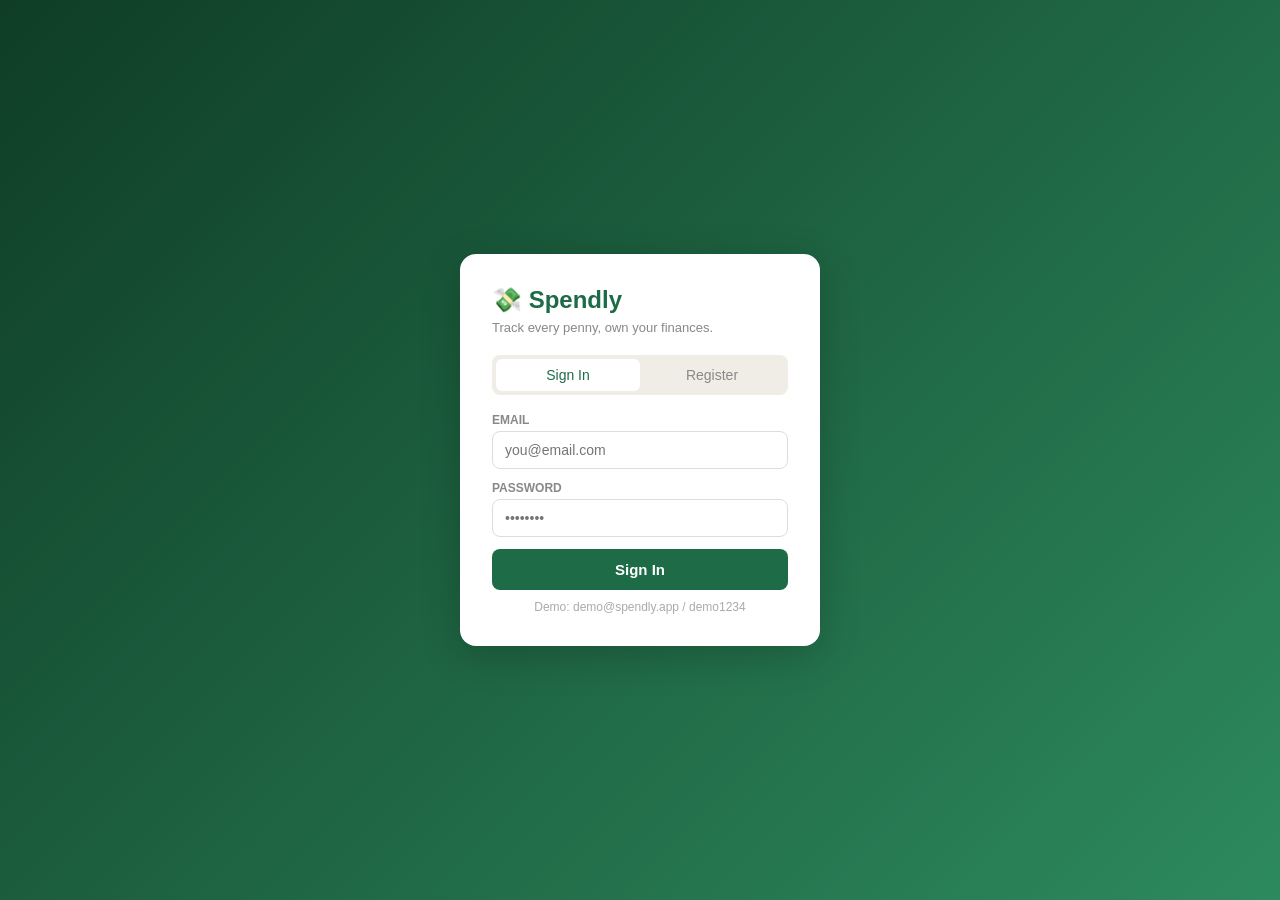
<file: index.html>
<!DOCTYPE html>
<html lang="en">
<head>
  <meta charset="UTF-8"/>
  <meta name="viewport" content="width=device-width, initial-scale=1.0"/>
  <title>Spendly</title>
  <link rel="stylesheet" href="style.css"/>
</head>
<body>

<!-- AUTH -->
<div class="auth" id="auth">
  <div class="auth-card">
    <h2>💸 Spendly</h2>
    <p>Track every penny, own your finances.</p>
    <div class="tabs">
      <button class="tab active" id="tab-login" onclick="switchTab('login')">Sign In</button>
      <button class="tab" id="tab-register" onclick="switchTab('register')">Register</button>
    </div>
    <div class="tab-content" id="form-login">
      <div class="field"><label>Email</label><input id="l-email" type="email" placeholder="you@email.com"/></div>
      <div class="field"><label>Password</label><input id="l-pass" type="password" placeholder="••••••••"/></div>
      <button class="btn" onclick="doLogin()">Sign In</button>
      <div class="err" id="l-err"></div>
      <div class="hint">Demo: demo@spendly.app / demo1234</div>
    </div>
    <div class="tab-content" id="form-register" style="display:none">
      <div class="field"><label>Full Name</label><input id="r-name" type="text" placeholder="Jane Doe"/></div>
      <div class="field"><label>Email</label><input id="r-email" type="email" placeholder="you@email.com"/></div>
      <div class="field"><label>Password</label><input id="r-pass" type="password" placeholder="min 6 chars"/></div>
      <button class="btn" onclick="doRegister()">Create Account</button>
      <div class="err" id="r-err"></div>
    </div>
  </div>
</div>

<!-- APP -->
<div class="app" id="app">
  <div class="sidebar">
    <div class="logo">💸 Spendly</div>
    <button class="nav-btn active" id="nav-dashboard"  onclick="goTo('dashboard')">📊 Dashboard</button>
    <button class="nav-btn"        id="nav-expenses"   onclick="goTo('expenses')">📋 All Expenses</button>
    <button class="nav-btn"        id="nav-add"        onclick="goTo('add')">➕ Add Expense</button>
    <button class="nav-btn"        id="nav-categories" onclick="goTo('categories')">🏷️ Categories</button>
    <button class="nav-btn"        id="nav-budget"     onclick="goTo('budget')">💰 Budget</button>
    <div class="sidebar-bottom">
      <div class="user-info">👤 <span id="username"></span></div>
      <button class="logout" onclick="doLogout()">← Sign Out</button>
    </div>
  </div>

  <div class="main">

    <!-- Dashboard -->
    <div class="page active" id="page-dashboard">
      <div class="page-top">
        <h1>Dashboard</h1>
        <button class="add-btn" onclick="goTo('add')">+ Add Expense</button>
      </div>
      <div id="budget-alert" style="display:none"></div>
      <div class="stats">
        <div class="card green"><label>This Month</label><h3 id="stat-month">$0.00</h3></div>
        <div class="card"><label>This Year</label><h3 id="stat-year">$0.00</h3></div>
        <div class="card"><label>All Time</label><h3 id="stat-all">$0.00</h3></div>
      </div>
      <div class="card">
        <strong style="font-size:14px">Spending by Category</strong>
        <div style="display:flex;gap:20px;margin-top:14px;align-items:flex-start;flex-wrap:wrap">
          <canvas id="chart" width="200" height="200"></canvas>
          <div class="legend" id="legend"></div>
        </div>
      </div>
      <div class="card">
        <strong style="font-size:14px">Recent Transactions</strong>
        <div id="recent" style="margin-top:10px"></div>
      </div>
    </div>

    <!-- All Expenses -->
    <div class="page" id="page-expenses">
      <div class="page-top">
        <h1>All Expenses</h1>
        <div style="display:flex;gap:8px">
          <button class="export-btn" onclick="exportCSV()">⬇️ Export CSV</button>
          <button class="danger-btn" onclick="clearAllData()">🗑️ Clear All</button>
        </div>
      </div>
      <div class="filters">
        <input id="search" placeholder="🔍 Search..." oninput="renderExpenses()"/>
        <select id="cat-filter" onchange="renderExpenses()">
          <option value="">All Categories</option>
          <option>Food & Dining</option><option>Housing</option><option>Transport</option>
          <option>Shopping</option><option>Entertainment</option><option>Health</option>
          <option>Education</option><option>Other</option>
        </select>
        <select id="sort-filter" onchange="renderExpenses()">
          <option value="date-desc">Newest</option>
          <option value="date-asc">Oldest</option>
          <option value="amt-desc">Highest</option>
          <option value="amt-asc">Lowest</option>
        </select>
      </div>
      <div class="card" style="padding:0;overflow:hidden"><div id="exp-list"></div></div>
    </div>

    <!-- Add Expense -->
    <div class="page" id="page-add">
      <div class="page-top"><h1>Add Expense</h1></div>
      <div class="form-card">
        <div class="field"><label>Description *</label><input id="add-desc" placeholder="e.g. Grocery run"/></div>
        <div class="form-row">
          <div class="field"><label>Amount ($) *</label><input id="add-amt" type="number" placeholder="0.00" step="0.01"/></div>
          <div class="field"><label>Date *</label><input id="add-date" type="date"/></div>
        </div>
        <div class="field"><label>Category</label>
          <select id="add-cat">
            <option>Food & Dining</option><option>Housing</option><option>Transport</option>
            <option>Shopping</option><option>Entertainment</option><option>Health</option>
            <option>Education</option><option>Other</option>
          </select>
        </div>
        <div class="field"><label>Note (optional)</label><input id="add-note" placeholder="Any details..."/></div>
        <button class="btn" onclick="addExpense()">Save Expense</button>
        <div id="add-msg" class="success"></div>
      </div>
    </div>

    <!-- Categories -->
    <div class="page" id="page-categories">
      <div class="page-top"><h1>Categories</h1></div>
      <div class="cat-grid" id="cat-grid"></div>
    </div>

    <!-- Budget -->
    <div class="page" id="page-budget">
      <div class="page-top"><h1>💰 Budget Tracking</h1></div>

      <!-- Overall budget -->
      <div class="card">
        <div id="overall-budget-display"></div>
        <div style="display:flex;gap:10px;margin-top:14px">
          <input id="overall-input" type="number" placeholder="Set overall monthly budget ($)" min="0" step="1"
            style="flex:1;padding:10px 12px;border:1.5px solid #ddd;border-radius:8px;font-size:14px;outline:none;font-family:inherit"/>
          <button class="add-btn" onclick="saveOverallBudget()">Save</button>
        </div>
      </div>

      <!-- Per category -->
      <strong style="font-size:15px;display:block;margin-bottom:14px">Budget per Category (This Month)</strong>
      <div class="budget-grid" id="budget-grid"></div>
    </div>

  </div>
</div>

<!-- Edit Modal -->
<div class="modal-bg" id="modal" onclick="if(event.target===this)closeModal()">
  <div class="modal">
    <h3>Edit Expense</h3>
    <input type="hidden" id="edit-id"/>
    <div class="field"><label>Description</label><input id="edit-desc"/></div>
    <div class="form-row">
      <div class="field"><label>Amount</label><input id="edit-amt" type="number" step="0.01"/></div>
      <div class="field"><label>Date</label><input id="edit-date" type="date"/></div>
    </div>
    <div class="field"><label>Category</label>
      <select id="edit-cat">
        <option>Food & Dining</option><option>Housing</option><option>Transport</option>
        <option>Shopping</option><option>Entertainment</option><option>Health</option>
        <option>Education</option><option>Other</option>
      </select>
    </div>
    <div class="modal-btns">
      <button class="save" onclick="saveEdit()">Save</button>
      <button class="cancel" onclick="closeModal()">Cancel</button>
    </div>
  </div>
</div>

<script src="app.js"></script>
</body>
</html>
</file>
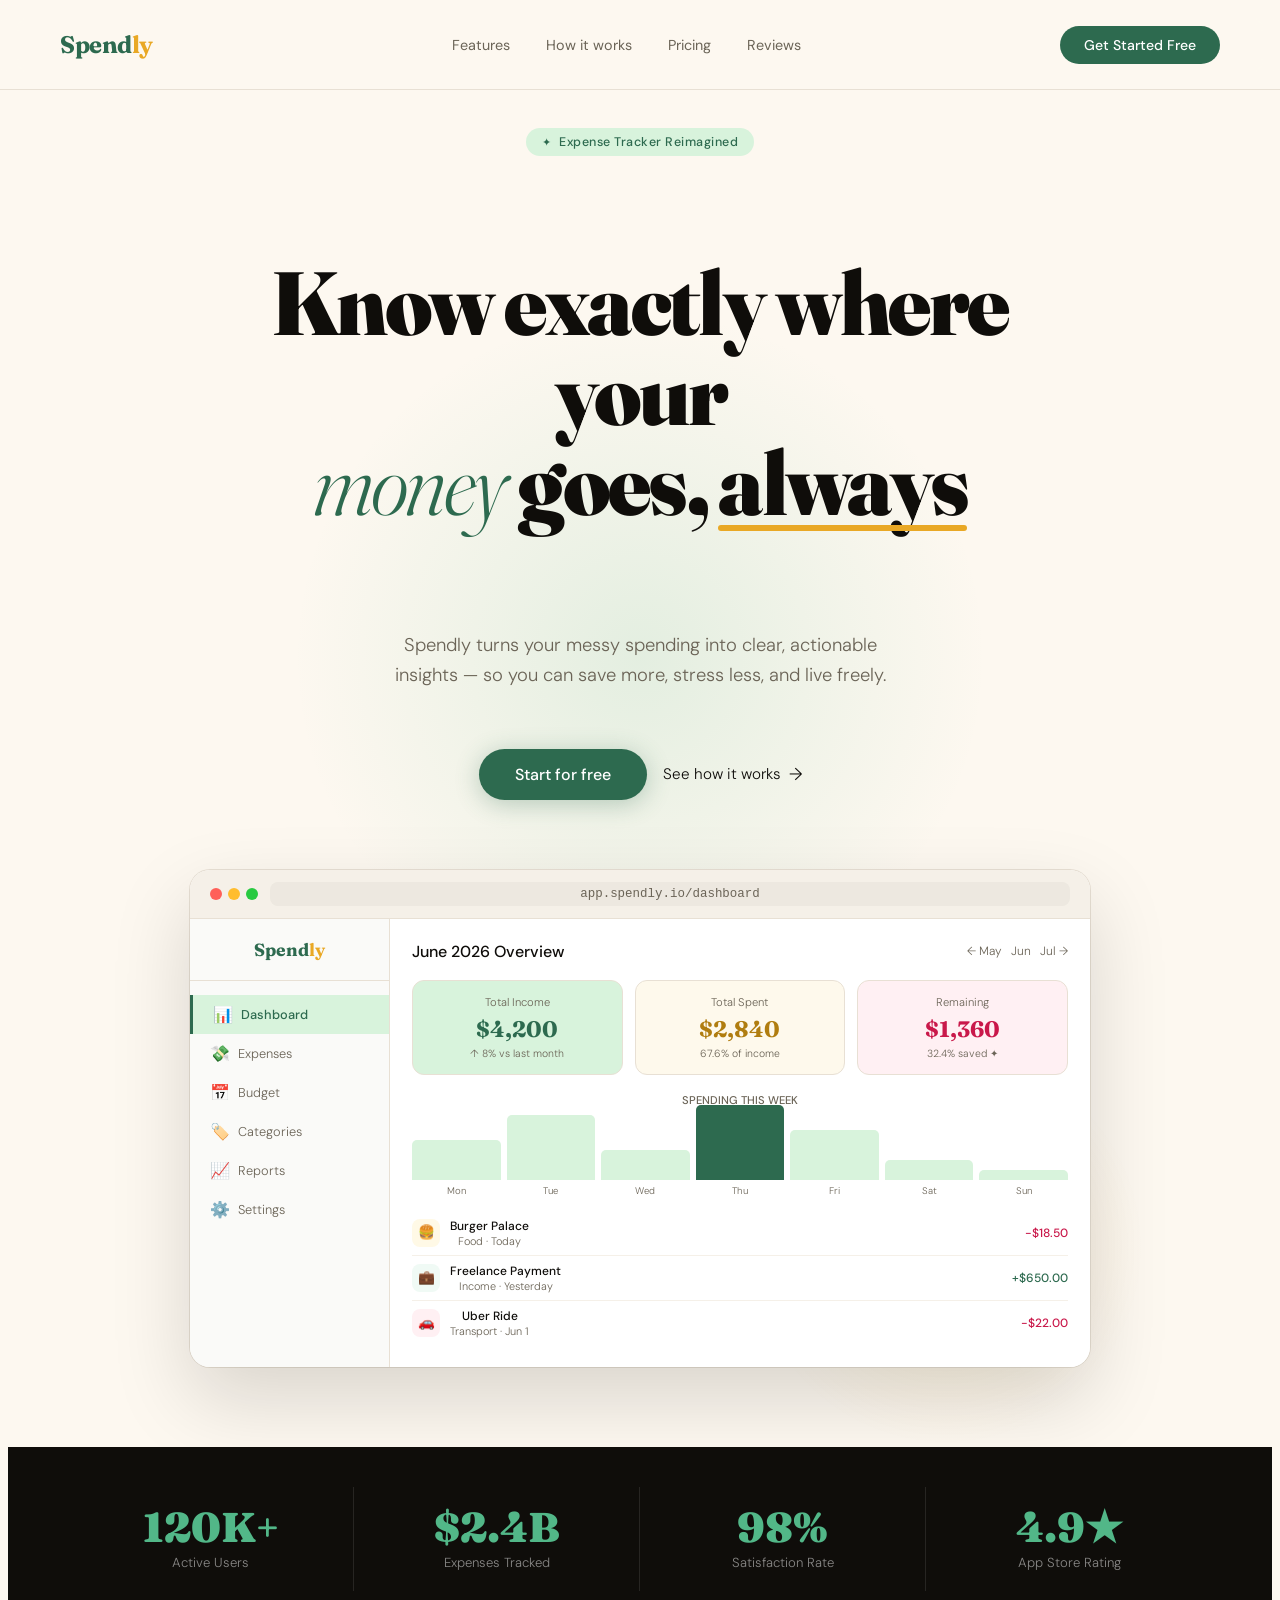
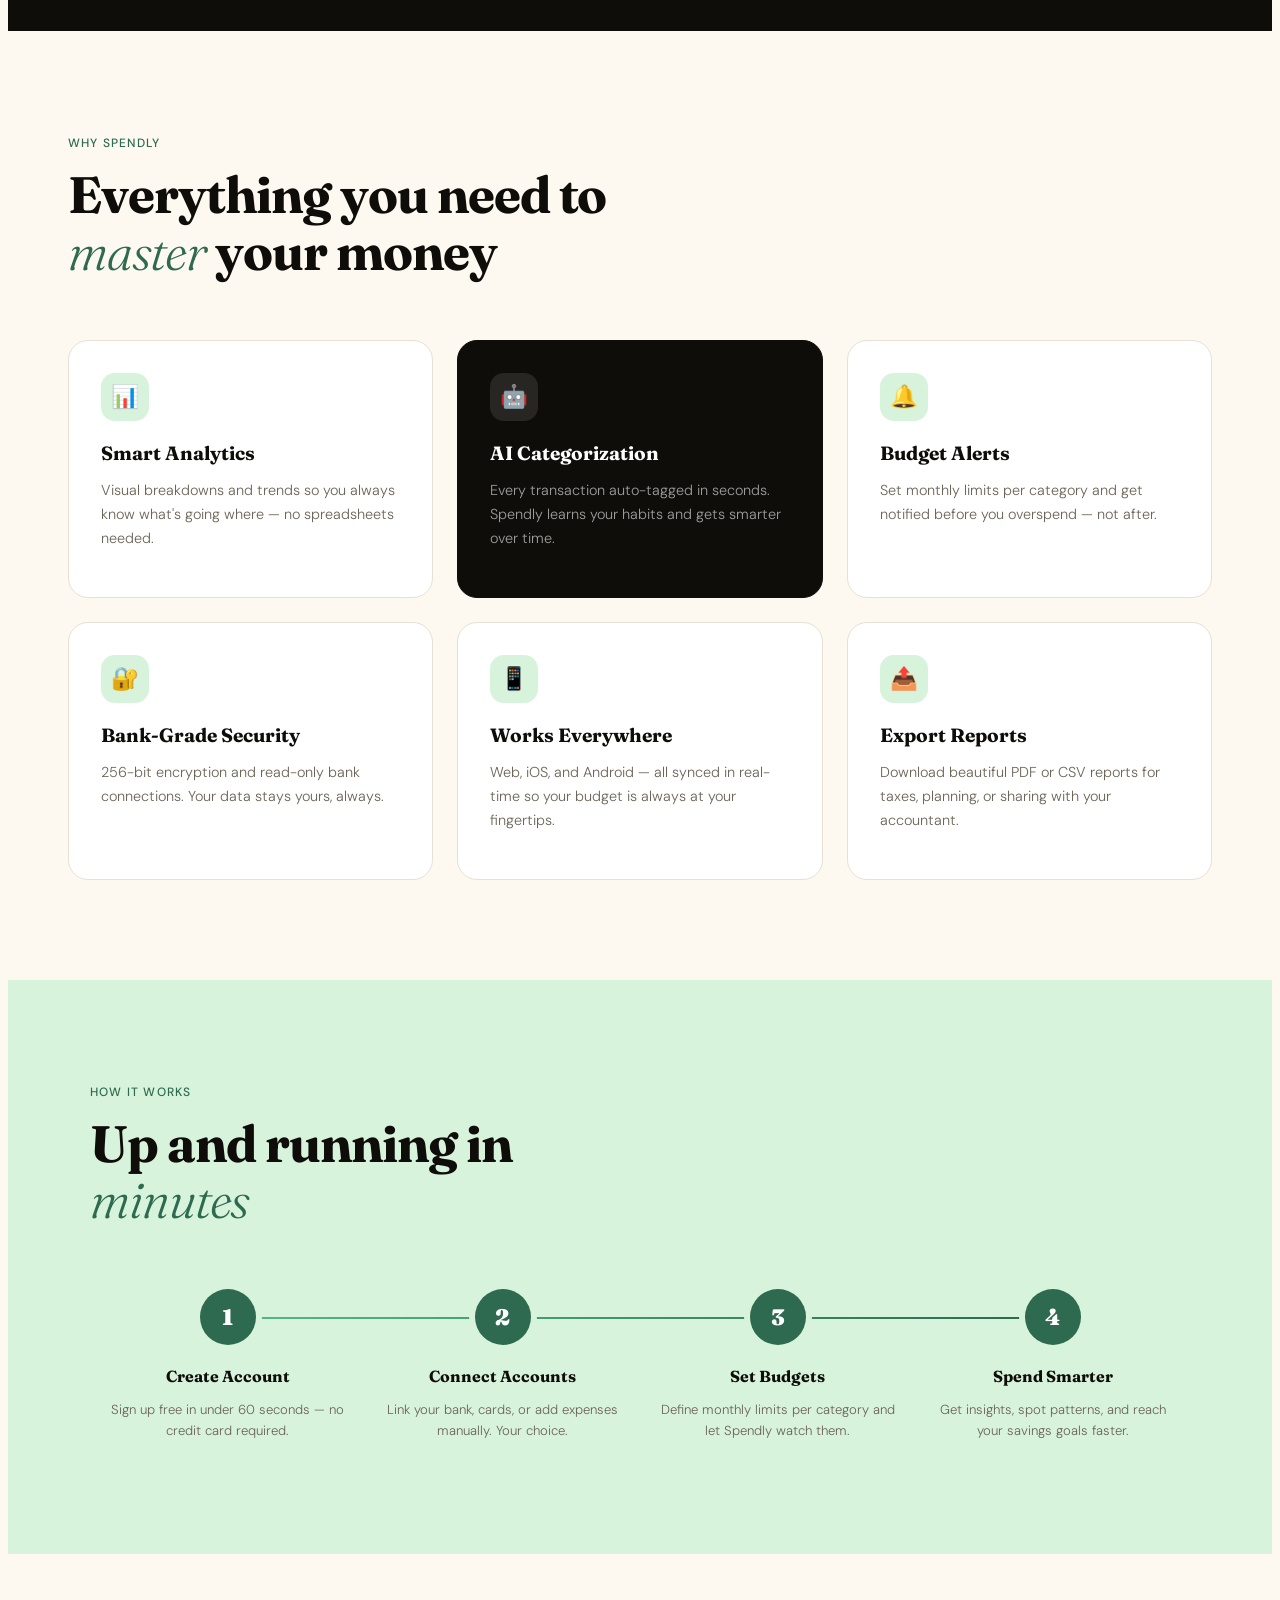
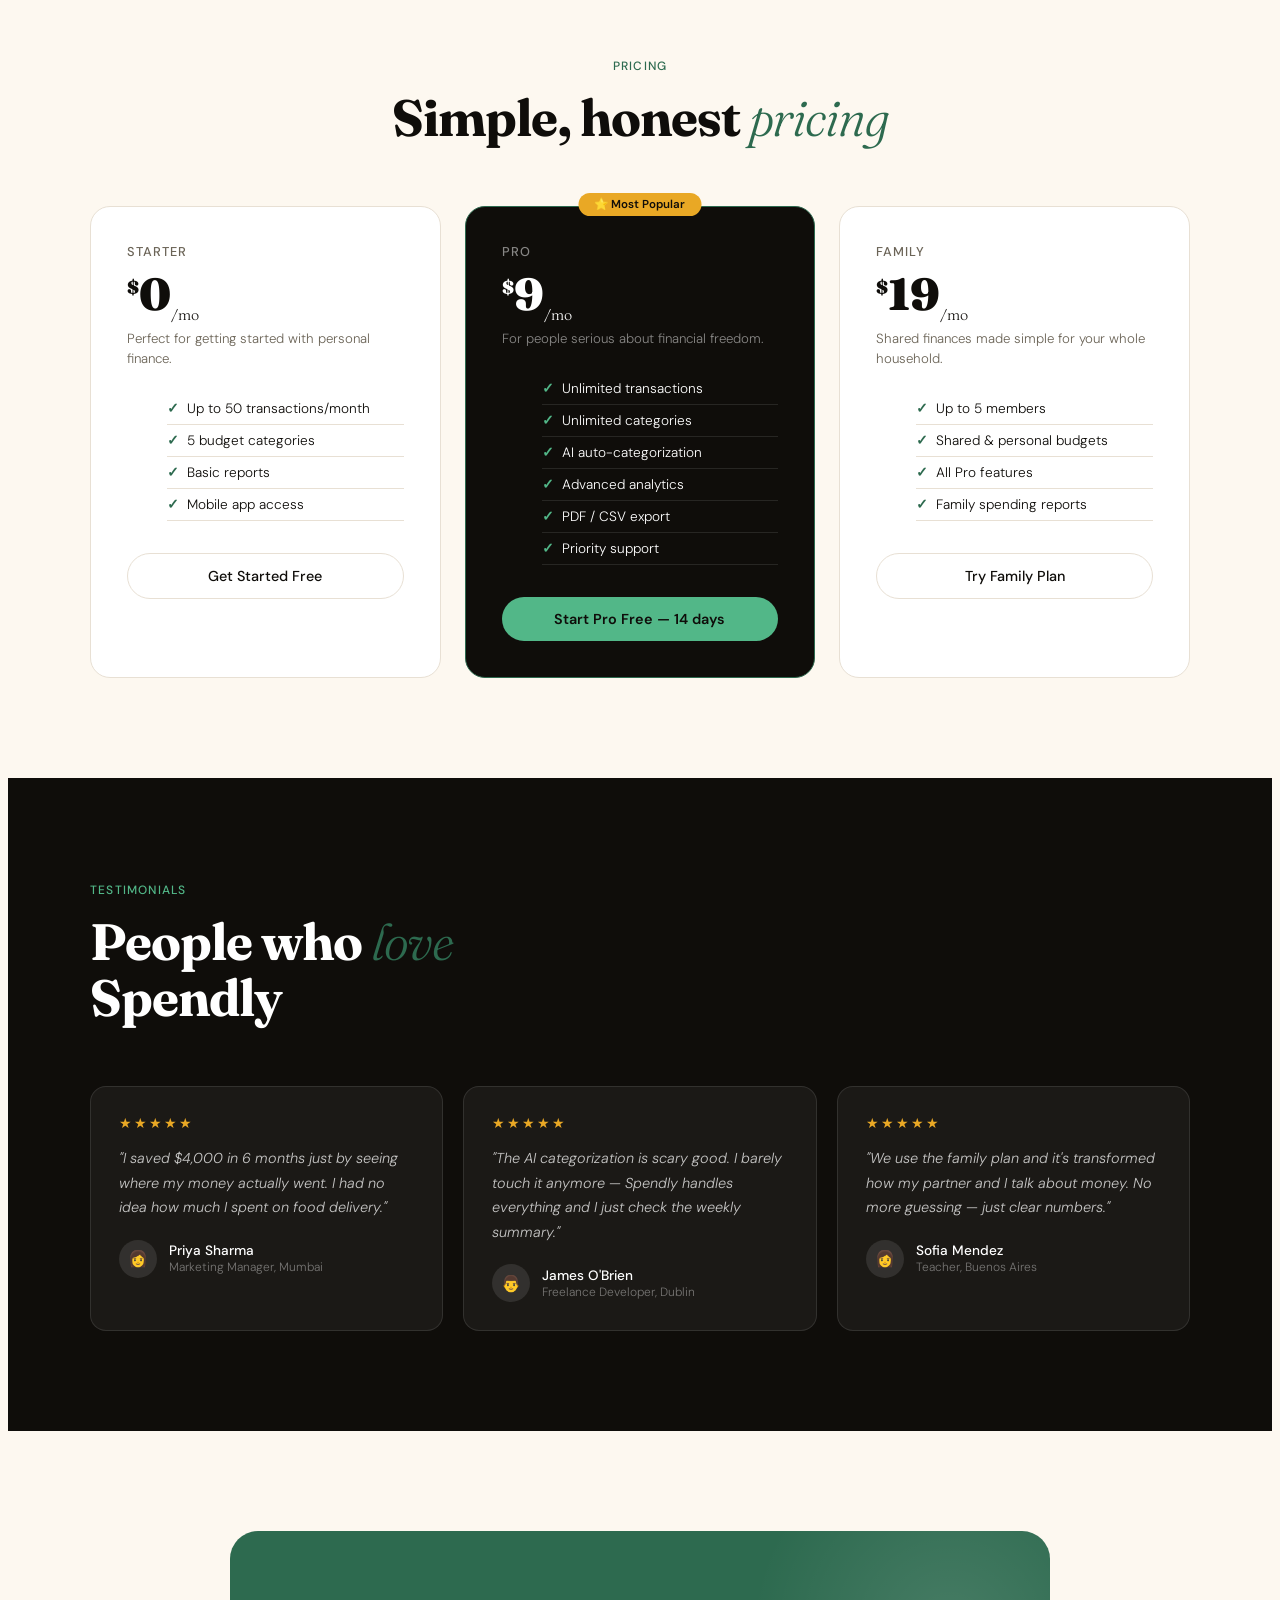
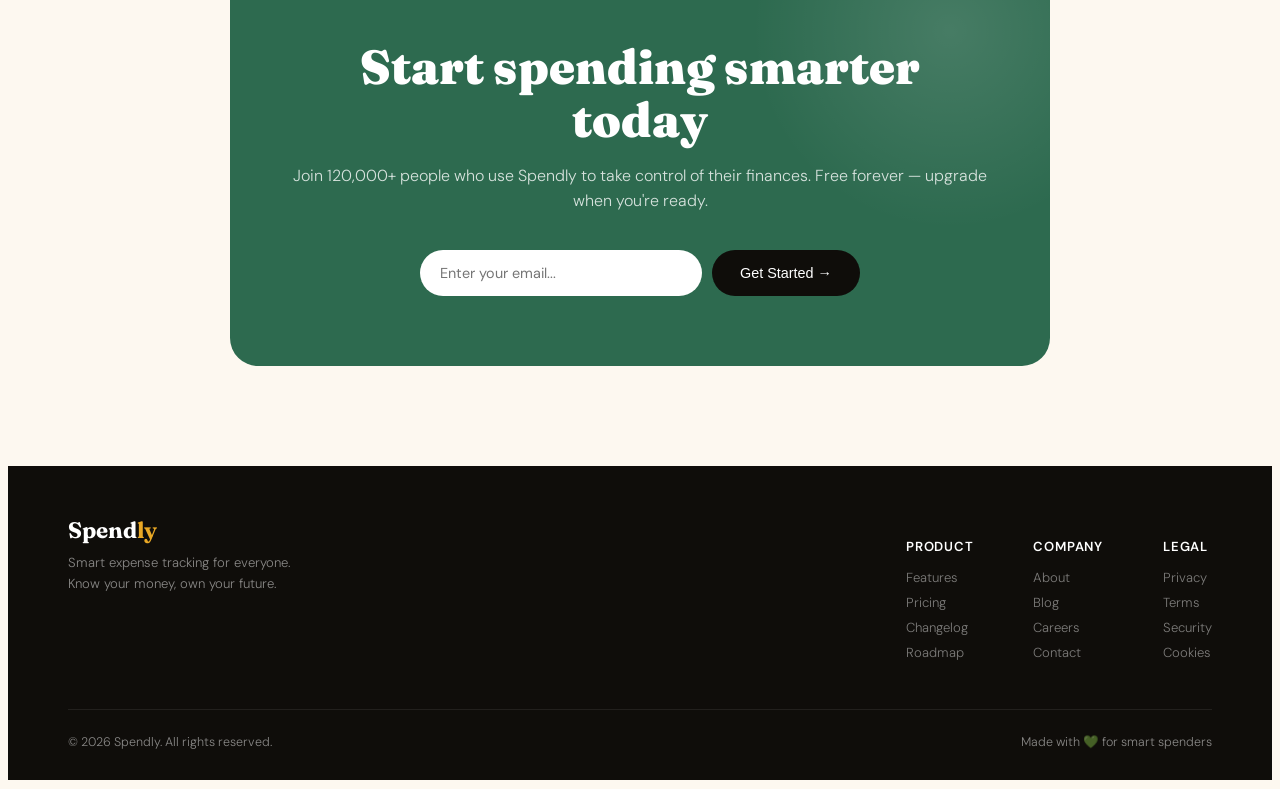
<file: landingpage.html>
<!DOCTYPE html>
<html lang="en">
<head>
<meta charset="UTF-8">
<meta name="viewport" content="width=device-width, initial-scale=1.0">
<title>Spendly — Spend Smarter</title>
<link rel="preconnect" href="https://fonts.googleapis.com">
<link href="https://fonts.googleapis.com/css2?family=Fraunces:ital,opsz,wght@0,9..144,300;0,9..144,700;0,9..144,900;1,9..144,300&family=DM+Sans:wght@300;400;500&display=swap" rel="stylesheet">
<style>
,::before,*::after{box-sizing:border-box;margin:0;padding:0}

:root{
  --cream:#fdf8f0;
  --ink:#0f0d0a;
  --leaf:#2d6a4f;
  --leaf-light:#52b788;
  --leaf-pale:#d8f3dc;
  --amber:#e9a825;
  --rose:#c9184a;
  --muted:#6b6457;
  --card:#fff;
  --border:#e8e0d4;
}

html{scroll-behavior:smooth}

body{
  background:var(--cream);
  color:var(--ink);
  font-family:'DM Sans',sans-serif;
  font-weight:300;
  overflow-x:hidden;
}

/* NAV */
nav{
  position:fixed;top:0;left:0;right:0;z-index:100;
  display:flex;align-items:center;justify-content:space-between;
  padding:18px 60px;
  background:rgba(253,248,240,0.85);
  backdrop-filter:blur(14px);
  border-bottom:1px solid var(--border);
}
.logo{
  font-family:'Fraunces',serif;
  font-size:1.5rem;font-weight:700;
  color:var(--leaf);
  letter-spacing:-0.02em;
}
.logo span{color:var(--amber)}
.nav-links{display:flex;gap:36px;list-style:none}
.nav-links a{
  text-decoration:none;color:var(--muted);
  font-size:0.9rem;font-weight:400;
  transition:color .2s;
}
.nav-links a:hover{color:var(--ink)}
.nav-cta{
  background:var(--leaf);color:#fff;
  padding:10px 24px;border-radius:100px;
  font-size:0.88rem;font-weight:500;
  text-decoration:none;
  transition:background .2s, transform .15s;
  border:none;cursor:pointer;
}
.nav-cta:hover{background:#1f4f39;transform:translateY(-1px)}

/* HERO */
.hero{
  min-height:100vh;
  display:flex;flex-direction:column;
  align-items:center;justify-content:center;
  padding:120px 60px 80px;
  text-align:center;
  position:relative;
  overflow:hidden;
}

/* background blob */
.hero::before{
  content:'';position:absolute;
  width:700px;height:700px;
  background:radial-gradient(circle, rgba(82,183,136,0.15) 0%, transparent 70%);
  top:50%;left:50%;transform:translate(-50%,-60%);
  pointer-events:none;
}
.hero::after{
  content:'';position:absolute;
  width:400px;height:400px;
  background:radial-gradient(circle, rgba(233,168,37,0.12) 0%, transparent 70%);
  bottom:0;right:10%;
  pointer-events:none;
}

.hero-tag{
  display:inline-flex;align-items:center;gap:8px;
  background:var(--leaf-pale);color:var(--leaf);
  padding:6px 16px;border-radius:100px;
  font-size:0.78rem;font-weight:500;
  letter-spacing:0.04em;
  margin-bottom:28px;
  animation:fadeUp .6s ease both;
}
.hero-tag::before{content:'✦';font-size:0.7rem}

h1{
  font-family:'Fraunces',serif;
  font-size:clamp(3rem,7vw,6rem);
  font-weight:900;
  line-height:1.0;
  letter-spacing:-0.03em;
  max-width:820px;
  animation:fadeUp .7s ease .1s both;
}
h1 em{
  font-style:italic;font-weight:300;
  color:var(--leaf);
}
h1 .underline-amber{
  position:relative;display:inline-block;
}
h1 .underline-amber::after{
  content:'';position:absolute;
  left:0;bottom:-4px;right:0;height:6px;
  background:var(--amber);
  border-radius:3px;
  transform:scaleX(0);transform-origin:left;
  animation:scaleIn .5s ease .8s both;
}
@keyframes scaleIn{to{transform:scaleX(1)}}

.hero-sub{
  margin-top:28px;
  font-size:1.15rem;
  color:var(--muted);
  max-width:520px;
  line-height:1.65;
  animation:fadeUp .7s ease .2s both;
}
.hero-actions{
  margin-top:40px;
  display:flex;gap:16px;align-items:center;
  animation:fadeUp .7s ease .3s both;
}
.btn-primary{
  background:var(--leaf);color:#fff;
  padding:15px 36px;border-radius:100px;
  font-size:1rem;font-weight:500;
  text-decoration:none;
  transition:all .2s;
  box-shadow:0 4px 24px rgba(45,106,79,0.3);
}
.btn-primary:hover{background:#1f4f39;transform:translateY(-2px);box-shadow:0 8px 32px rgba(45,106,79,0.4)}
.btn-ghost{
  color:var(--ink);font-size:0.95rem;
  text-decoration:none;
  display:flex;align-items:center;gap:8px;
  transition:gap .2s;
}
.btn-ghost:hover{gap:12px}
.btn-ghost span{font-size:1.1rem}

/* HERO DASHBOARD MOCKUP */
.hero-mockup{
  margin-top:70px;
  width:100%;max-width:900px;
  animation:fadeUp .8s ease .4s both;
  position:relative;z-index:1;
}
.mockup-browser{
  background:#fff;
  border-radius:20px;
  box-shadow:0 32px 80px rgba(15,13,10,0.15), 0 0 0 1px var(--border);
  overflow:hidden;
}
.browser-bar{
  background:#f5f0e8;
  padding:12px 20px;
  display:flex;align-items:center;gap:12px;
  border-bottom:1px solid var(--border);
}
.browser-dots{display:flex;gap:6px}
.browser-dots span{
  width:12px;height:12px;border-radius:50%;
}
.browser-dots span:nth-child(1){background:#ff6059}
.browser-dots span:nth-child(2){background:#ffbd2e}
.browser-dots span:nth-child(3){background:#28ca41}
.browser-url{
  flex:1;background:#ede8e0;border-radius:8px;
  padding:5px 14px;font-size:0.78rem;color:var(--muted);
  font-family:monospace;
}

/* Dashboard inside mockup */
.dash{
  display:grid;grid-template-columns:200px 1fr;
  min-height:380px;
}
.dash-sidebar{
  background:#fafaf8;
  border-right:1px solid var(--border);
  padding:20px 0;
}
.dash-logo{
  font-family:'Fraunces',serif;font-weight:700;
  font-size:1.1rem;color:var(--leaf);
  padding:0 20px 20px;
  border-bottom:1px solid var(--border);
}
.dash-logo span{color:var(--amber)}
.dash-nav{padding:14px 0}
.dash-item{
  display:flex;align-items:center;gap:10px;
  padding:9px 20px;font-size:0.8rem;
  color:var(--muted);cursor:pointer;
}
.dash-item.active{
  background:var(--leaf-pale);color:var(--leaf);
  font-weight:500;border-left:3px solid var(--leaf);
}
.dash-item .icon{font-size:1rem;width:18px;text-align:center}

.dash-main{padding:22px;background:#fff}
.dash-header{
  display:flex;justify-content:space-between;align-items:center;
  margin-bottom:18px;
}
.dash-title{font-size:1rem;font-weight:500;color:var(--ink)}
.dash-month{font-size:0.75rem;color:var(--muted)}

.stat-cards{display:grid;grid-template-columns:repeat(3,1fr);gap:12px;margin-bottom:18px}
.stat{
  border-radius:12px;padding:14px;
  border:1px solid var(--border);
}
.stat-label{font-size:0.7rem;color:var(--muted);margin-bottom:6px}
.stat-val{font-family:'Fraunces',serif;font-size:1.4rem;font-weight:700}
.stat-sub{font-size:0.65rem;color:var(--muted);margin-top:4px}
.stat.green{background:var(--leaf-pale)} .stat.green .stat-val{color:var(--leaf)}
.stat.amber{background:#fef9ec} .stat.amber .stat-val{color:#b07d10}
.stat.rose{background:#fff0f3} .stat.rose .stat-val{color:var(--rose)}

/* mini bar chart */
.chart-area{margin-bottom:14px}
.chart-label{font-size:0.7rem;color:var(--muted);margin-bottom:10px;font-weight:500}
.bars{display:flex;align-items:flex-end;gap:6px;height:80px}
.bar-wrap{display:flex;flex-direction:column;align-items:center;gap:4px;flex:1}
.bar{
  width:100%;border-radius:5px 5px 0 0;
  background:var(--leaf-pale);
  transition:height .4s ease;
  position:relative;
  min-width:16px;
}
.bar.active{background:var(--leaf)}
.bar-m{font-size:0.6rem;color:var(--muted)}

/* recent txns */
.txn-list{}
.txn{
  display:flex;align-items:center;justify-content:space-between;
  padding:7px 0;border-bottom:1px solid #f5f0e8;
  font-size:0.75rem;
}
.txn:last-child{border:none}
.txn-left{display:flex;align-items:center;gap:10px}
.txn-icon{
  width:28px;height:28px;border-radius:8px;
  display:flex;align-items:center;justify-content:center;
  font-size:0.85rem;
}
.txn-name{font-weight:500;color:var(--ink)}
.txn-cat{color:var(--muted);font-size:0.68rem}
.txn-amt{font-weight:500}
.neg{color:var(--rose)} .pos{color:var(--leaf)}

/* STATS STRIP */
.stats-strip{
  background:var(--ink);
  color:#fff;
  padding:40px 60px;
  display:grid;grid-template-columns:repeat(4,1fr);
  gap:0;
}
.strip-item{
  text-align:center;
  padding:20px;
  border-right:1px solid rgba(255,255,255,0.1);
}
.strip-item:last-child{border:none}
.strip-num{
  font-family:'Fraunces',serif;
  font-size:2.6rem;font-weight:900;
  color:var(--leaf-light);
  line-height:1;
}
.strip-label{font-size:0.82rem;color:rgba(255,255,255,0.5);margin-top:6px}

/* FEATURES */
.features{padding:100px 60px;max-width:1200px;margin:0 auto}
.section-tag{
  display:inline-block;
  font-size:0.75rem;letter-spacing:0.1em;text-transform:uppercase;
  color:var(--leaf);font-weight:500;margin-bottom:16px;
}
.section-title{
  font-family:'Fraunces',serif;
  font-size:clamp(2rem,4vw,3.2rem);
  font-weight:700;line-height:1.1;
  letter-spacing:-0.02em;
  max-width:540px;margin-bottom:60px;
}
.section-title em{font-style:italic;color:var(--leaf);font-weight:300}

.feat-grid{
  display:grid;
  grid-template-columns:repeat(3,1fr);
  gap:24px;
}
.feat-card{
  background:var(--card);
  border:1px solid var(--border);
  border-radius:20px;
  padding:32px;
  transition:transform .2s, box-shadow .2s;
}
.feat-card:hover{transform:translateY(-4px);box-shadow:0 16px 48px rgba(15,13,10,0.1)}
.feat-card.highlight{
  background:var(--ink);color:#fff;
  border-color:var(--ink);
}
.feat-icon{
  width:48px;height:48px;border-radius:14px;
  display:flex;align-items:center;justify-content:center;
  font-size:1.4rem;margin-bottom:20px;
  background:var(--leaf-pale);
}
.feat-card.highlight .feat-icon{background:rgba(255,255,255,0.1)}
.feat-card h3{
  font-family:'Fraunces',serif;
  font-size:1.2rem;font-weight:700;
  margin-bottom:10px;
}
.feat-card p{
  font-size:0.9rem;line-height:1.65;
  color:var(--muted);
}
.feat-card.highlight p{color:rgba(255,255,255,0.6)}

/* HOW IT WORKS */
.how{
  padding:100px 60px;
  background:var(--leaf-pale);
  overflow:hidden;
}
.how-inner{max-width:1100px;margin:0 auto}
.steps{
  display:grid;grid-template-columns:repeat(4,1fr);
  gap:0;margin-top:60px;position:relative;
}
.steps::before{
  content:'';position:absolute;
  top:28px;left:15%;right:15%;height:2px;
  background:linear-gradient(to right, var(--leaf-light), var(--leaf));
  z-index:0;
}
.step{text-align:center;position:relative;z-index:1;padding:0 16px}
.step-num{
  width:56px;height:56px;border-radius:50%;
  background:var(--leaf);color:#fff;
  font-family:'Fraunces',serif;font-size:1.4rem;font-weight:900;
  display:flex;align-items:center;justify-content:center;
  margin:0 auto 18px;
  box-shadow:0 0 0 6px var(--leaf-pale);
}
.step h4{
  font-family:'Fraunces',serif;font-weight:700;
  font-size:1rem;margin-bottom:8px;color:var(--ink);
}
.step p{font-size:0.82rem;color:var(--muted);line-height:1.6}

/* PRICING */
.pricing{padding:100px 60px;max-width:1100px;margin:0 auto;text-align:center}
.pricing .section-title{margin:0 auto 60px}
.plans{
  display:grid;grid-template-columns:repeat(3,1fr);
  gap:24px;text-align:left;
}
.plan{
  border:1.5px solid var(--border);
  border-radius:20px;padding:36px;
  background:#fff;
  transition:transform .2s;
}
.plan:hover{transform:translateY(-4px)}
.plan.popular{
  border-color:var(--leaf);
  background:var(--ink);color:#fff;
  position:relative;
}
.pop-badge{
  position:absolute;top:-14px;left:50%;transform:translateX(-50%);
  background:var(--amber);color:var(--ink);
  font-size:0.72rem;font-weight:600;
  padding:4px 16px;border-radius:100px;
  white-space:nowrap;
}
.plan-name{
  font-size:0.8rem;letter-spacing:0.08em;text-transform:uppercase;
  color:var(--muted);font-weight:500;margin-bottom:12px;
}
.plan.popular .plan-name{color:rgba(255,255,255,0.5)}
.plan-price{
  font-family:'Fraunces',serif;font-size:2.8rem;font-weight:900;
  line-height:1;margin-bottom:6px;
}
.plan-price sup{font-size:1.2rem;vertical-align:super}
.plan-price sub{font-size:0.9rem;font-weight:300}
.plan-desc{font-size:0.83rem;color:var(--muted);margin-bottom:24px;line-height:1.5}
.plan.popular .plan-desc{color:rgba(255,255,255,0.5)}
.plan-features{list-style:none;margin-bottom:32px}
.plan-features li{
  font-size:0.85rem;padding:7px 0;
  border-bottom:1px solid var(--border);
  display:flex;align-items:center;gap:8px;
}
.plan.popular .plan-features li{border-color:rgba(255,255,255,0.1)}
.plan-features li::before{content:'✓';color:var(--leaf);font-weight:700;flex-shrink:0}
.plan.popular .plan-features li::before{color:var(--leaf-light)}
.plan-btn{
  display:block;text-align:center;
  padding:13px;border-radius:100px;
  font-size:0.9rem;font-weight:500;
  text-decoration:none;
  transition:all .2s;
}
.plan-btn.outline{
  border:1.5px solid var(--border);color:var(--ink);
}
.plan-btn.outline:hover{border-color:var(--leaf);color:var(--leaf)}
.plan-btn.solid{
  background:var(--leaf-light);color:var(--ink);font-weight:600;
}
.plan-btn.solid:hover{background:#fff}

/* TESTIMONIALS */
.testi{
  padding:100px 60px;
  background:var(--ink);
  color:#fff;
}
.testi-inner{max-width:1100px;margin:0 auto}
.testi .section-tag{color:var(--leaf-light)}
.testi .section-title{color:#fff}
.testi-grid{
  display:grid;grid-template-columns:repeat(3,1fr);
  gap:20px;margin-top:50px;
}
.testi-card{
  background:rgba(255,255,255,0.05);
  border:1px solid rgba(255,255,255,0.1);
  border-radius:16px;padding:28px;
}
.stars{color:var(--amber);font-size:0.85rem;margin-bottom:14px;letter-spacing:2px}
.testi-text{
  font-size:0.9rem;line-height:1.7;
  color:rgba(255,255,255,0.75);
  margin-bottom:20px;font-style:italic;
}
.testi-author{display:flex;align-items:center;gap:12px}
.author-avatar{
  width:38px;height:38px;border-radius:50%;
  display:flex;align-items:center;justify-content:center;
  font-size:1rem;background:rgba(255,255,255,0.1);
  flex-shrink:0;
}
.author-name{font-size:0.85rem;font-weight:500}
.author-role{font-size:0.75rem;color:rgba(255,255,255,0.4)}

/* CTA */
.cta-section{
  padding:100px 60px;
  text-align:center;
}
.cta-box{
  max-width:700px;margin:0 auto;
  background:var(--leaf);
  border-radius:28px;
  padding:70px 60px;
  color:#fff;
  position:relative;overflow:hidden;
}
.cta-box::before{
  content:'';position:absolute;
  width:400px;height:400px;
  background:radial-gradient(circle, rgba(255,255,255,0.12) 0%, transparent 70%);
  top:-100px;right:-100px;pointer-events:none;
}
.cta-box h2{
  font-family:'Fraunces',serif;
  font-size:clamp(2rem,4vw,3rem);
  font-weight:900;line-height:1.1;
  margin-bottom:16px;
}
.cta-box p{
  font-size:1rem;opacity:0.8;margin-bottom:36px;line-height:1.6;
}
.cta-input-row{
  display:flex;gap:10px;max-width:440px;margin:0 auto;
}
.cta-input{
  flex:1;padding:14px 20px;border-radius:100px;
  border:none;font-size:0.9rem;
  font-family:'DM Sans',sans-serif;
  outline:none;
}
.cta-submit{
  background:var(--ink);color:#fff;
  border:none;padding:14px 28px;border-radius:100px;
  font-size:0.9rem;font-weight:500;cursor:pointer;
  white-space:nowrap;
  transition:background .2s;
}
.cta-submit:hover{background:#1a1810}

/* FOOTER */
footer{
  background:var(--ink);
  color:rgba(255,255,255,0.5);
  padding:50px 60px 30px;
}
.foot-top{
  display:flex;justify-content:space-between;align-items:flex-start;
  margin-bottom:40px;
}
.foot-logo{
  font-family:'Fraunces',serif;font-size:1.4rem;font-weight:700;
  color:#fff;
}
.foot-logo span{color:var(--amber)}
.foot-desc{font-size:0.82rem;margin-top:8px;max-width:240px;line-height:1.6}
.foot-links{display:flex;gap:60px}
.foot-col h5{
  color:#fff;font-size:0.82rem;font-weight:600;
  margin-bottom:14px;letter-spacing:0.06em;text-transform:uppercase;
}
.foot-col a{
  display:block;color:rgba(255,255,255,0.45);
  font-size:0.82rem;text-decoration:none;
  margin-bottom:8px;transition:color .2s;
}
.foot-col a:hover{color:#fff}
.foot-bottom{
  border-top:1px solid rgba(255,255,255,0.08);
  padding-top:24px;
  display:flex;justify-content:space-between;
  font-size:0.78rem;
}

/* ANIMATIONS */
@keyframes fadeUp{
  from{opacity:0;transform:translateY(20px)}
  to{opacity:1;transform:translateY(0)}
}

/* scroll reveal */
.reveal{opacity:0;transform:translateY(24px);transition:opacity .6s ease,transform .6s ease}
.reveal.visible{opacity:1;transform:none}

@media(max-width:900px){
  nav{padding:16px 24px}
  .nav-links{display:none}
  .hero{padding:100px 24px 60px}
  .stats-strip,.feat-grid,.plans,.testi-grid,.steps{grid-template-columns:1fr}
  .strip-item{border:none;border-bottom:1px solid rgba(255,255,255,0.1)}
  .features,.how,.pricing,.testi,.cta-section{padding:60px 24px}
  footer{padding:40px 24px 20px}
  .foot-top{flex-direction:column;gap:30px}
  .foot-links{flex-direction:column;gap:28px}
  .foot-bottom{flex-direction:column;gap:8px}
  .cta-input-row{flex-direction:column}
  .dash{grid-template-columns:1fr}
  .dash-sidebar{display:none}
  .steps::before{display:none}
}
</style>
</head>
<body>

<!-- NAV -->
<nav>
  <div class="logo">Spend<span>ly</span></div>
  <ul class="nav-links">
    <li><a href="#features">Features</a></li>
    <li><a href="#how">How it works</a></li>
    <li><a href="#pricing">Pricing</a></li>
    <li><a href="#testimonials">Reviews</a></li>
  </ul>
  <a href="#cta" class="nav-cta">Get Started Free</a>
</nav>

<!-- HERO -->
<section class="hero">
  <div class="hero-tag">Expense Tracker Reimagined</div>
  <h1>Know exactly where your<br><em>money</em> goes, <span class="underline-amber">always</span></h1>
  <p class="hero-sub">Spendly turns your messy spending into clear, actionable insights — so you can save more, stress less, and live freely.</p>
  <div class="hero-actions">
    <a href="#cta" class="btn-primary">Start for free</a>
    <a href="#how" class="btn-ghost">See how it works <span>→</span></a>
  </div>

  <!-- Dashboard mockup -->
  <div class="hero-mockup">
    <div class="mockup-browser">
      <div class="browser-bar">
        <div class="browser-dots"><span></span><span></span><span></span></div>
        <div class="browser-url">app.spendly.io/dashboard</div>
      </div>
      <div class="dash">
        <div class="dash-sidebar">
          <div class="dash-logo">Spend<span>ly</span></div>
          <div class="dash-nav">
            <div class="dash-item active"><span class="icon">📊</span>Dashboard</div>
            <div class="dash-item"><span class="icon">💸</span>Expenses</div>
            <div class="dash-item"><span class="icon">📅</span>Budget</div>
            <div class="dash-item"><span class="icon">🏷️</span>Categories</div>
            <div class="dash-item"><span class="icon">📈</span>Reports</div>
            <div class="dash-item"><span class="icon">⚙️</span>Settings</div>
          </div>
        </div>
        <div class="dash-main">
          <div class="dash-header">
            <div class="dash-title">June 2026 Overview</div>
            <div class="dash-month">← May &nbsp; Jun &nbsp; Jul →</div>
          </div>
          <div class="stat-cards">
            <div class="stat green">
              <div class="stat-label">Total Income</div>
              <div class="stat-val">$4,200</div>
              <div class="stat-sub">↑ 8% vs last month</div>
            </div>
            <div class="stat amber">
              <div class="stat-label">Total Spent</div>
              <div class="stat-val">$2,840</div>
              <div class="stat-sub">67.6% of income</div>
            </div>
            <div class="stat rose">
              <div class="stat-label">Remaining</div>
              <div class="stat-val">$1,360</div>
              <div class="stat-sub">32.4% saved ✦</div>
            </div>
          </div>
          <div class="chart-area">
            <div class="chart-label">SPENDING THIS WEEK</div>
            <div class="bars">
              <div class="bar-wrap"><div class="bar" style="height:40px"></div><div class="bar-m">Mon</div></div>
              <div class="bar-wrap"><div class="bar" style="height:65px"></div><div class="bar-m">Tue</div></div>
              <div class="bar-wrap"><div class="bar" style="height:30px"></div><div class="bar-m">Wed</div></div>
              <div class="bar-wrap"><div class="bar active" style="height:75px"></div><div class="bar-m">Thu</div></div>
              <div class="bar-wrap"><div class="bar" style="height:50px"></div><div class="bar-m">Fri</div></div>
              <div class="bar-wrap"><div class="bar" style="height:20px"></div><div class="bar-m">Sat</div></div>
              <div class="bar-wrap"><div class="bar" style="height:10px"></div><div class="bar-m">Sun</div></div>
            </div>
          </div>
          <div class="txn-list">
            <div class="txn">
              <div class="txn-left">
                <div class="txn-icon" style="background:#fff9e6">🍔</div>
                <div><div class="txn-name">Burger Palace</div><div class="txn-cat">Food · Today</div></div>
              </div>
              <div class="txn-amt neg">-$18.50</div>
            </div>
            <div class="txn">
              <div class="txn-left">
                <div class="txn-icon" style="background:#f0faf5">💼</div>
                <div><div class="txn-name">Freelance Payment</div><div class="txn-cat">Income · Yesterday</div></div>
              </div>
              <div class="txn-amt pos">+$650.00</div>
            </div>
            <div class="txn">
              <div class="txn-left">
                <div class="txn-icon" style="background:#fff0f3">🚗</div>
                <div><div class="txn-name">Uber Ride</div><div class="txn-cat">Transport · Jun 1</div></div>
              </div>
              <div class="txn-amt neg">-$22.00</div>
            </div>
          </div>
        </div>
      </div>
    </div>
  </div>
</section>

<!-- STATS STRIP -->
<div class="stats-strip reveal">
  <div class="strip-item"><div class="strip-num">120K+</div><div class="strip-label">Active Users</div></div>
  <div class="strip-item"><div class="strip-num">$2.4B</div><div class="strip-label">Expenses Tracked</div></div>
  <div class="strip-item"><div class="strip-num">98%</div><div class="strip-label">Satisfaction Rate</div></div>
  <div class="strip-item"><div class="strip-num">4.9★</div><div class="strip-label">App Store Rating</div></div>
</div>

<!-- FEATURES -->
<section class="features" id="features">
  <div class="reveal">
    <div class="section-tag">Why Spendly</div>
    <div class="section-title">Everything you need to <em>master</em> your money</div>
  </div>
  <div class="feat-grid reveal">
    <div class="feat-card">
      <div class="feat-icon">📊</div>
      <h3>Smart Analytics</h3>
      <p>Visual breakdowns and trends so you always know what's going where — no spreadsheets needed.</p>
    </div>
    <div class="feat-card highlight">
      <div class="feat-icon">🤖</div>
      <h3>AI Categorization</h3>
      <p>Every transaction auto-tagged in seconds. Spendly learns your habits and gets smarter over time.</p>
    </div>
    <div class="feat-card">
      <div class="feat-icon">🔔</div>
      <h3>Budget Alerts</h3>
      <p>Set monthly limits per category and get notified before you overspend — not after.</p>
    </div>
    <div class="feat-card">
      <div class="feat-icon">🔐</div>
      <h3>Bank-Grade Security</h3>
      <p>256-bit encryption and read-only bank connections. Your data stays yours, always.</p>
    </div>
    <div class="feat-card">
      <div class="feat-icon">📱</div>
      <h3>Works Everywhere</h3>
      <p>Web, iOS, and Android — all synced in real-time so your budget is always at your fingertips.</p>
    </div>
    <div class="feat-card">
      <div class="feat-icon">📤</div>
      <h3>Export Reports</h3>
      <p>Download beautiful PDF or CSV reports for taxes, planning, or sharing with your accountant.</p>
    </div>
  </div>
</section>

<!-- HOW IT WORKS -->
<section class="how" id="how">
  <div class="how-inner">
    <div class="reveal">
      <div class="section-tag">How It Works</div>
      <div class="section-title">Up and running in <em>minutes</em></div>
    </div>
    <div class="steps reveal">
      <div class="step">
        <div class="step-num">1</div>
        <h4>Create Account</h4>
        <p>Sign up free in under 60 seconds — no credit card required.</p>
      </div>
      <div class="step">
        <div class="step-num">2</div>
        <h4>Connect Accounts</h4>
        <p>Link your bank, cards, or add expenses manually. Your choice.</p>
      </div>
      <div class="step">
        <div class="step-num">3</div>
        <h4>Set Budgets</h4>
        <p>Define monthly limits per category and let Spendly watch them.</p>
      </div>
      <div class="step">
        <div class="step-num">4</div>
        <h4>Spend Smarter</h4>
        <p>Get insights, spot patterns, and reach your savings goals faster.</p>
      </div>
    </div>
  </div>
</section>

<!-- PRICING -->
<section class="pricing" id="pricing">
  <div class="reveal">
    <div class="section-tag">Pricing</div>
    <div class="section-title">Simple, honest <em>pricing</em></div>
  </div>
  <div class="plans reveal">
    <div class="plan">
      <div class="plan-name">Starter</div>
      <div class="plan-price"><sup>$</sup>0<sub>/mo</sub></div>
      <div class="plan-desc">Perfect for getting started with personal finance.</div>
      <ul class="plan-features">
        <li>Up to 50 transactions/month</li>
        <li>5 budget categories</li>
        <li>Basic reports</li>
        <li>Mobile app access</li>
      </ul>
      <a href="#cta" class="plan-btn outline">Get Started Free</a>
    </div>
    <div class="plan popular">
      <div class="pop-badge">⭐ Most Popular</div>
      <div class="plan-name">Pro</div>
      <div class="plan-price"><sup>$</sup>9<sub>/mo</sub></div>
      <div class="plan-desc">For people serious about financial freedom.</div>
      <ul class="plan-features">
        <li>Unlimited transactions</li>
        <li>Unlimited categories</li>
        <li>AI auto-categorization</li>
        <li>Advanced analytics</li>
        <li>PDF / CSV export</li>
        <li>Priority support</li>
      </ul>
      <a href="#cta" class="plan-btn solid">Start Pro Free — 14 days</a>
    </div>
    <div class="plan">
      <div class="plan-name">Family</div>
      <div class="plan-price"><sup>$</sup>19<sub>/mo</sub></div>
      <div class="plan-desc">Shared finances made simple for your whole household.</div>
      <ul class="plan-features">
        <li>Up to 5 members</li>
        <li>Shared & personal budgets</li>
        <li>All Pro features</li>
        <li>Family spending reports</li>
      </ul>
      <a href="#cta" class="plan-btn outline">Try Family Plan</a>
    </div>
  </div>
</section>

<!-- TESTIMONIALS -->
<section class="testi" id="testimonials">
  <div class="testi-inner">
    <div class="reveal">
      <div class="section-tag">Testimonials</div>
      <div class="section-title">People who <em>love</em> Spendly</div>
    </div>
    <div class="testi-grid reveal">
      <div class="testi-card">
        <div class="stars">★★★★★</div>
        <div class="testi-text">"I saved $4,000 in 6 months just by seeing where my money actually went. I had no idea how much I spent on food delivery."</div>
        <div class="testi-author">
          <div class="author-avatar">👩</div>
          <div><div class="author-name">Priya Sharma</div><div class="author-role">Marketing Manager, Mumbai</div></div>
        </div>
      </div>
      <div class="testi-card">
        <div class="stars">★★★★★</div>
        <div class="testi-text">"The AI categorization is scary good. I barely touch it anymore — Spendly handles everything and I just check the weekly summary."</div>
        <div class="testi-author">
          <div class="author-avatar">👨</div>
          <div><div class="author-name">James O'Brien</div><div class="author-role">Freelance Developer, Dublin</div></div>
        </div>
      </div>
      <div class="testi-card">
        <div class="stars">★★★★★</div>
        <div class="testi-text">"We use the family plan and it's transformed how my partner and I talk about money. No more guessing — just clear numbers."</div>
        <div class="testi-author">
          <div class="author-avatar">👩</div>
          <div><div class="author-name">Sofia Mendez</div><div class="author-role">Teacher, Buenos Aires</div></div>
        </div>
      </div>
    </div>
  </div>
</section>

<!-- CTA -->
<section class="cta-section" id="cta">
  <div class="cta-box reveal">
    <h2>Start spending smarter today</h2>
    <p>Join 120,000+ people who use Spendly to take control of their finances. Free forever — upgrade when you're ready.</p>
    <div class="cta-input-row">
      <input class="cta-input" type="email" placeholder="Enter your email...">
      <button class="cta-submit">Get Started →</button>
    </div>
  </div>
</section>

<!-- FOOTER -->
<footer>
  <div class="foot-top">
    <div>
      <div class="foot-logo">Spend<span>ly</span></div>
      <div class="foot-desc">Smart expense tracking for everyone. Know your money, own your future.</div>
    </div>
    <div class="foot-links">
      <div class="foot-col">
        <h5>Product</h5>
        <a href="#">Features</a>
        <a href="#">Pricing</a>
        <a href="#">Changelog</a>
        <a href="#">Roadmap</a>
      </div>
      <div class="foot-col">
        <h5>Company</h5>
        <a href="#">About</a>
        <a href="#">Blog</a>
        <a href="#">Careers</a>
        <a href="#">Contact</a>
      </div>
      <div class="foot-col">
        <h5>Legal</h5>
        <a href="#">Privacy</a>
        <a href="#">Terms</a>
        <a href="#">Security</a>
        <a href="#">Cookies</a>
      </div>
    </div>
  </div>
  <div class="foot-bottom">
    <div>© 2026 Spendly. All rights reserved.</div>
    <div>Made with 💚 for smart spenders</div>
  </div>
</footer>

<script>
// Scroll reveal
const observer = new IntersectionObserver(entries => {
  entries.forEach(e => { if (e.isIntersecting) { e.target.classList.add('visible'); } });
}, { threshold: 0.12 });
document.querySelectorAll('.reveal').forEach(el => observer.observe(el));
</script>
</body>
</html>
</file>
<file: style.css>
* { margin: 0; padding: 0; box-sizing: border-box; }
body { font-family: 'Segoe UI', sans-serif; background: #f4f3ef; }

/* AUTH */
.auth { min-height: 100vh; display: flex; align-items: center; justify-content: center; background: linear-gradient(135deg, #0f3d26, #2d8a5e); }
.auth-card { background: #fff; padding: 32px; border-radius: 16px; width: 360px; box-shadow: 0 10px 40px rgba(0,0,0,0.2); }
.auth-card h2 { color: #1e6b47; margin-bottom: 6px; }
.auth-card p { color: #888; font-size: 13px; margin-bottom: 20px; }
.tabs { display: flex; background: #f0ede6; border-radius: 8px; padding: 4px; margin-bottom: 18px; }
.tab { flex: 1; padding: 8px; border: none; background: none; border-radius: 6px; cursor: pointer; font-size: 14px; font-weight: 500; color: #888; }
.tab.active { background: #fff; color: #1e6b47; }
.field { margin-bottom: 12px; }
.field label { display: block; font-size: 12px; font-weight: 600; color: #888; margin-bottom: 4px; text-transform: uppercase; }
.field input, .field select { width: 100%; padding: 10px 12px; border: 1.5px solid #ddd; border-radius: 8px; font-size: 14px; outline: none; font-family: inherit; }
.field input:focus, .field select:focus { border-color: #1e6b47; }
.btn { width: 100%; padding: 12px; background: #1e6b47; color: #fff; border: none; border-radius: 8px; font-size: 15px; font-weight: 600; cursor: pointer; }
.btn:hover { background: #2d8a5e; }
.err { color: #c0392b; font-size: 13px; margin-top: 8px; }
.hint { text-align: center; font-size: 12px; color: #aaa; margin-top: 10px; }

/* APP */
.app { display: none; }
.sidebar { position: fixed; top: 0; left: 0; bottom: 0; width: 200px; background: #1e6b47; padding: 20px 12px; display: flex; flex-direction: column; }
.logo { color: #fff; font-size: 20px; font-weight: 700; margin-bottom: 20px; padding: 0 8px; }
.nav-btn { display: flex; align-items: center; gap: 8px; width: 100%; padding: 10px 12px; background: none; border: none; color: rgba(255,255,255,0.75); font-size: 14px; font-weight: 500; cursor: pointer; border-radius: 8px; text-align: left; }
.nav-btn:hover, .nav-btn.active { background: rgba(255,255,255,0.2); color: #fff; }
.sidebar-bottom { margin-top: auto; }
.user-info { color: #fff; font-size: 13px; padding: 10px 12px; background: rgba(255,255,255,0.1); border-radius: 8px; margin-bottom: 8px; }
.logout { width: 100%; padding: 8px; background: rgba(255,255,255,0.1); color: #fff; border: none; border-radius: 8px; cursor: pointer; font-size: 13px; }

.main { margin-left: 200px; padding: 28px 24px; }
.page { display: none; }
.page.active { display: block; }
.page-top { display: flex; align-items: center; justify-content: space-between; margin-bottom: 24px; flex-wrap: wrap; gap: 10px; }
.page-top h1 { font-size: 24px; font-weight: 700; }
.add-btn { padding: 9px 16px; background: #1e6b47; color: #fff; border: none; border-radius: 8px; font-size: 14px; font-weight: 600; cursor: pointer; }
.add-btn:hover { background: #2d8a5e; }

/* CARDS */
.stats { display: grid; grid-template-columns: 1fr 1fr 1fr; gap: 14px; margin-bottom: 20px; }
.card { background: #fff; border-radius: 12px; padding: 18px; box-shadow: 0 2px 10px rgba(0,0,0,0.06); border: 1px solid #e5e2da; margin-bottom: 16px; }
.card.green { background: #1e6b47; color: #fff; border-color: #1e6b47; }
.card label { font-size: 12px; font-weight: 500; color: #888; display: block; margin-bottom: 6px; }
.card.green label { color: rgba(255,255,255,0.75); }
.card h3 { font-size: 22px; font-weight: 700; font-family: monospace; }

/* BUDGET */
.budget-bar-wrap { margin-top: 8px; }
.budget-bar-bg { background: #e5e2da; border-radius: 20px; height: 10px; overflow: hidden; }
.budget-bar { height: 10px; border-radius: 20px; transition: width 0.4s; }
.budget-label { display: flex; justify-content: space-between; font-size: 12px; color: #888; margin-top: 4px; }
.budget-alert { background: #fff3cd; border: 1px solid #f0c040; color: #856404; padding: 10px 14px; border-radius: 8px; font-size: 13px; margin-bottom: 14px; }
.budget-alert.over { background: #fde8e8; border-color: #e74c3c; color: #c0392b; }

/* FORM */
.form-card { background: #fff; border-radius: 12px; padding: 24px; max-width: 500px; box-shadow: 0 2px 10px rgba(0,0,0,0.06); border: 1px solid #e5e2da; }
.form-row { display: grid; grid-template-columns: 1fr 1fr; gap: 12px; }
.success { color: #1e6b47; font-size: 13px; font-weight: 500; margin-top: 10px; }
.danger-btn { padding: 9px 16px; background: #c0392b; color: #fff; border: none; border-radius: 8px; font-size: 14px; font-weight: 600; cursor: pointer; }
.danger-btn:hover { background: #e74c3c; }
.export-btn { padding: 9px 16px; background: #2980b9; color: #fff; border: none; border-radius: 8px; font-size: 14px; font-weight: 600; cursor: pointer; }
.export-btn:hover { background: #3498db; }

/* LIST */
.filters { display: flex; gap: 8px; margin-bottom: 14px; flex-wrap: wrap; }
.filters input, .filters select { padding: 8px 11px; border: 1.5px solid #ddd; border-radius: 8px; font-size: 13px; outline: none; font-family: inherit; background: #fff; }
.filters input { flex: 1; min-width: 120px; }
.expense-item { display: flex; align-items: center; gap: 10px; padding: 13px 16px; border-bottom: 1px solid #f0ede6; }
.expense-item:last-child { border-bottom: none; }
.exp-emoji { font-size: 20px; }
.exp-info { flex: 1; }
.exp-info strong { font-size: 13px; display: block; }
.exp-info span { font-size: 11px; color: #aaa; }
.exp-amt { font-family: monospace; font-weight: 700; color: #c0392b; font-size: 14px; }
.icon-btn { background: none; border: none; cursor: pointer; font-size: 15px; padding: 4px; border-radius: 6px; }
.icon-btn:hover { background: #f0ede6; }
.empty { text-align: center; padding: 36px; color: #aaa; font-size: 13px; }

/* CATEGORIES */
.cat-grid { display: grid; grid-template-columns: repeat(3, 1fr); gap: 12px; }
.cat-card { background: #fff; border-radius: 12px; padding: 18px; box-shadow: 0 2px 10px rgba(0,0,0,0.06); border: 1px solid #e5e2da; }
.cat-card .emoji { font-size: 24px; margin-bottom: 8px; }
.cat-card .name { font-size: 13px; font-weight: 600; margin-bottom: 4px; }
.cat-card .total { font-family: monospace; font-size: 17px; font-weight: 700; color: #1e6b47; }
.cat-card .count { font-size: 11px; color: #aaa; margin-top: 2px; }

/* CHART */
.legend { display: flex; flex-direction: column; gap: 8px; margin-top: 14px; }
.legend-row { display: flex; align-items: center; justify-content: space-between; font-size: 13px; }
.dot { width: 10px; height: 10px; border-radius: 50%; display: inline-block; margin-right: 8px; }

/* MODAL */
.modal-bg { display: none; position: fixed; inset: 0; background: rgba(0,0,0,0.4); align-items: center; justify-content: center; z-index: 200; }
.modal-bg.open { display: flex; }
.modal { background: #fff; border-radius: 16px; padding: 24px; width: 380px; box-shadow: 0 10px 40px rgba(0,0,0,0.2); }
.modal h3 { margin-bottom: 16px; font-size: 17px; }
.modal-btns { display: flex; gap: 10px; margin-top: 16px; }
.modal-btns button { flex: 1; padding: 11px; border-radius: 8px; font-size: 14px; font-weight: 600; cursor: pointer; }
.modal-btns .save { background: #1e6b47; color: #fff; border: none; }
.modal-btns .cancel { background: #fff; color: #555; border: 1.5px solid #ddd; }

/* BUDGET PAGE */
.budget-grid { display: grid; grid-template-columns: 1fr 1fr; gap: 14px; }
.budget-item { background: #fff; border-radius: 12px; padding: 18px; box-shadow: 0 2px 10px rgba(0,0,0,0.06); border: 1px solid #e5e2da; }
.budget-item h4 { font-size: 14px; margin-bottom: 12px; }
.budget-item input { width: 100%; padding: 9px 12px; border: 1.5px solid #ddd; border-radius: 8px; font-size: 14px; outline: none; font-family: inherit; margin-bottom: 8px; }
.budget-item input:focus { border-color: #1e6b47; }
.budget-item .save-budget { width: 100%; padding: 9px; background: #1e6b47; color: #fff; border: none; border-radius: 8px; font-size: 13px; font-weight: 600; cursor: pointer; }
</file>
